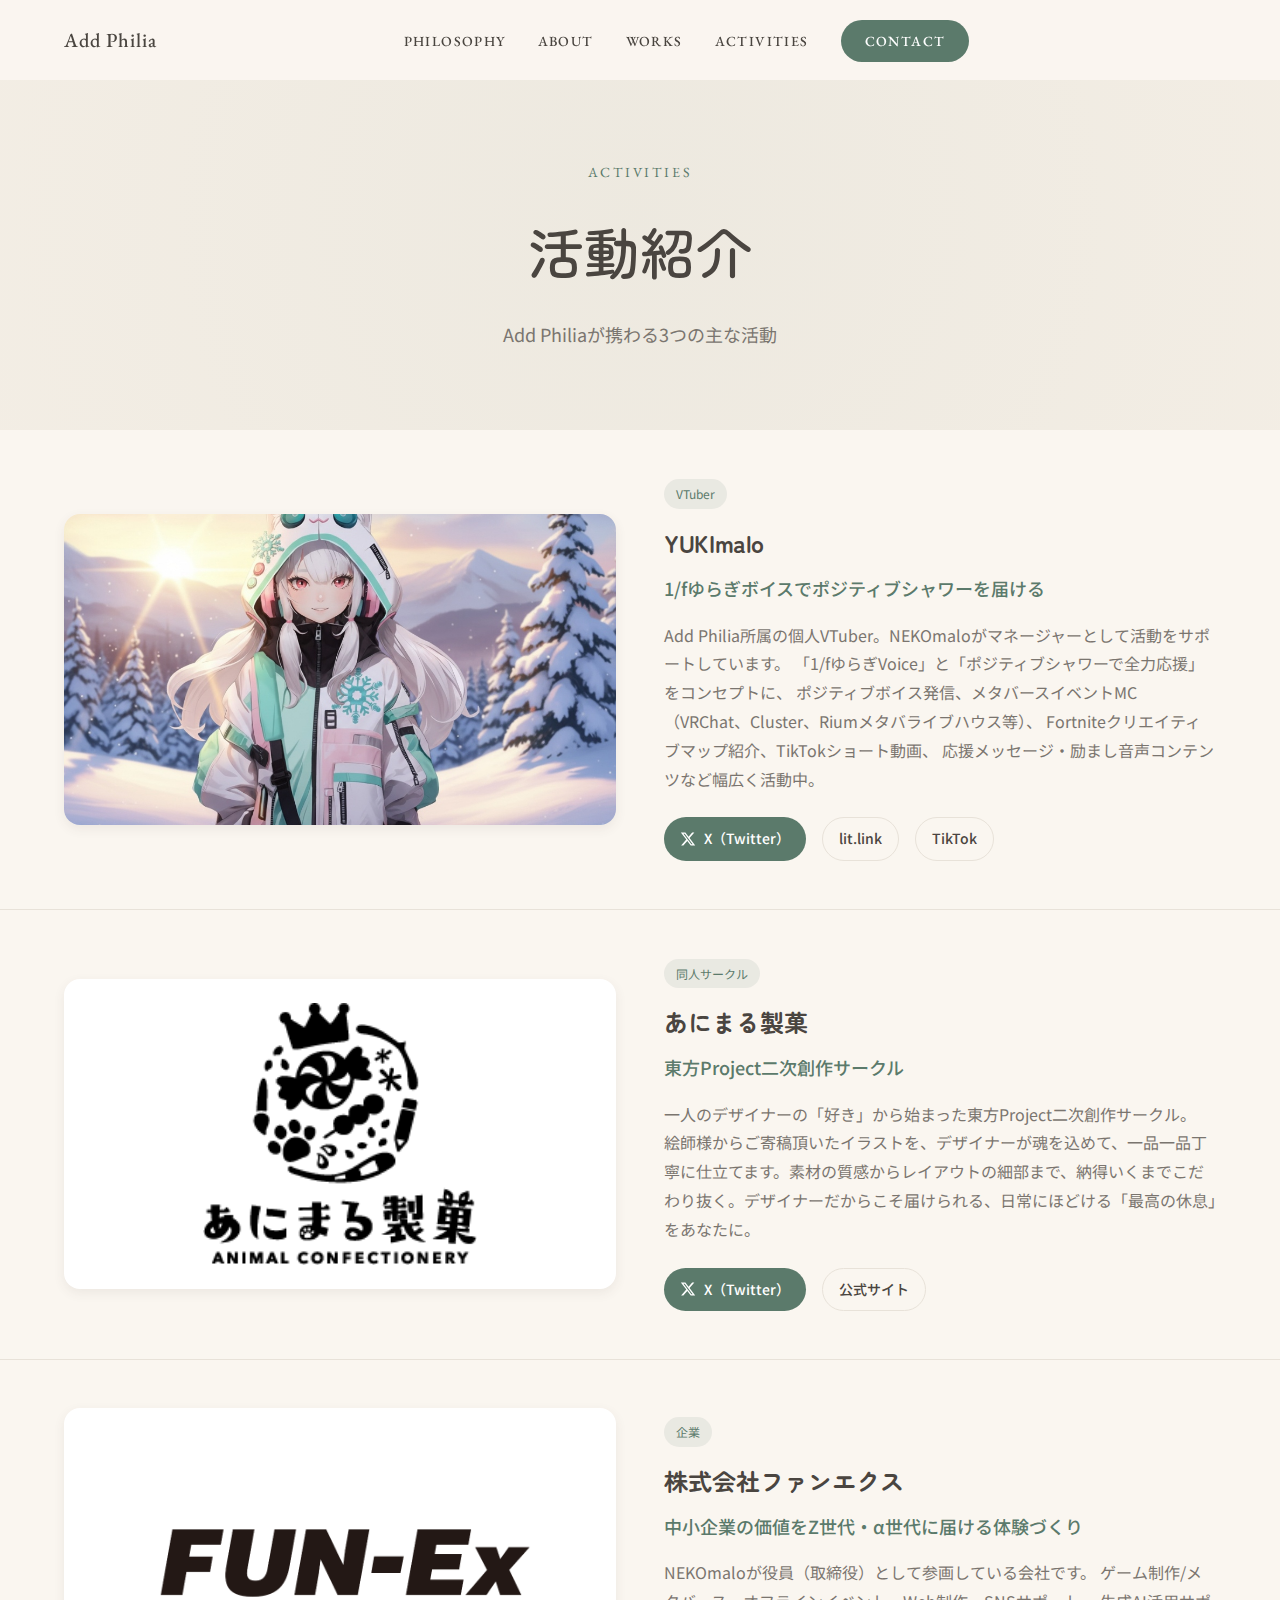
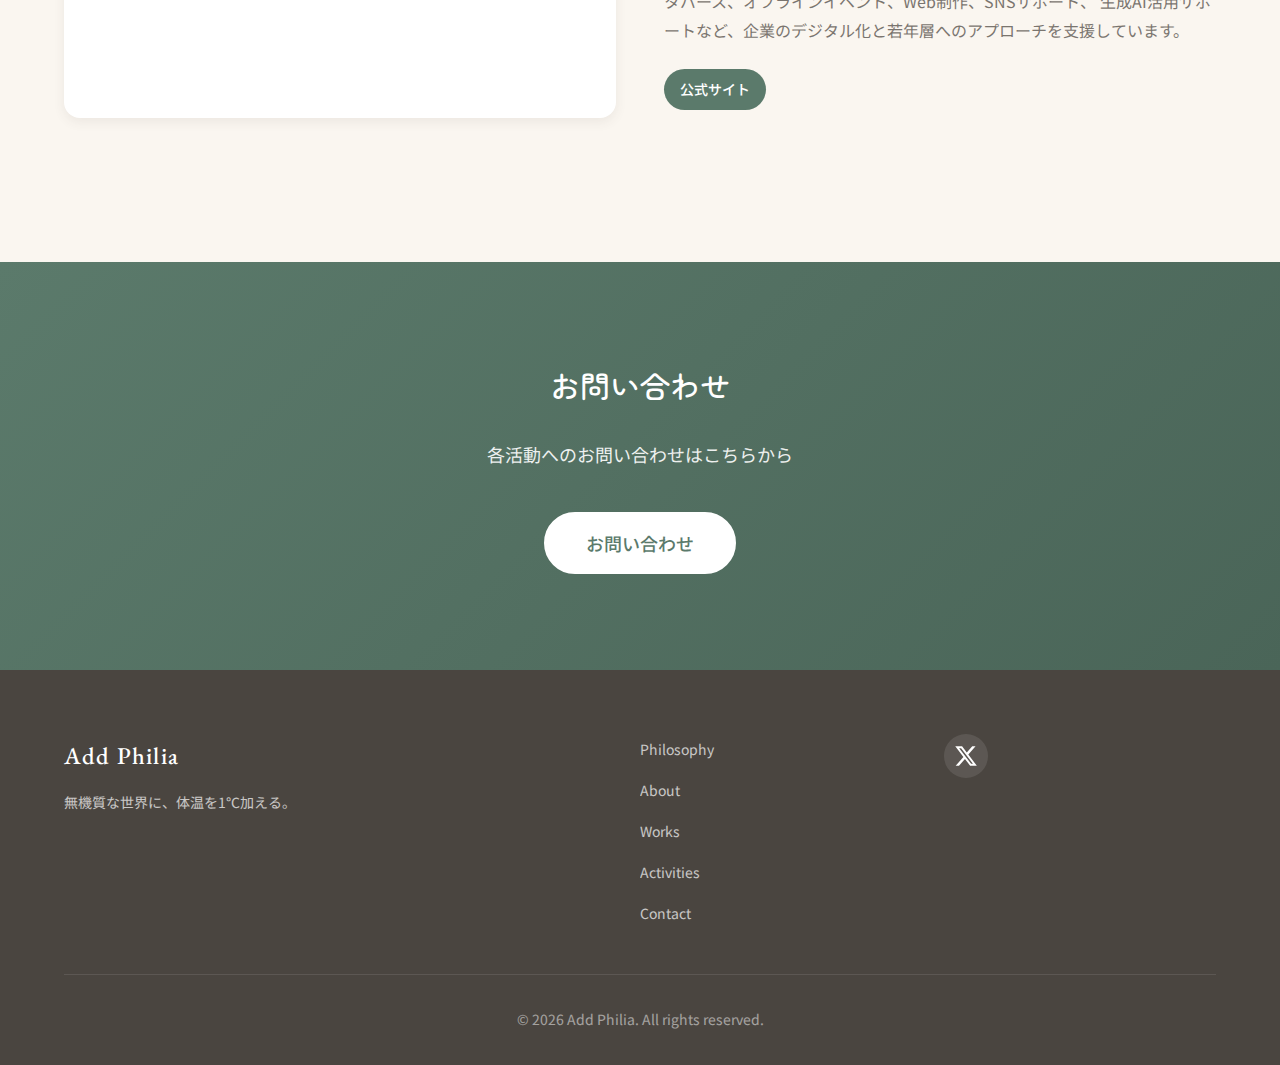
<file: activities.html>
<!DOCTYPE html>
<html lang="ja">

<head>
    <meta charset="UTF-8">
    <meta name="viewport" content="width=device-width, initial-scale=1.0">
    <title>Activities | Add Philia</title>
    <meta name="description" content="Add Philiaの活動一覧。YUKImalo（VTuber）、あにまる製菓（東方Project二次創作）、株式会社ファンエクスについてご紹介します。">

    <link rel="preconnect" href="https://fonts.googleapis.com">
    <link rel="preconnect" href="https://fonts.gstatic.com" crossorigin>
    <link
        href="https://fonts.googleapis.com/css2?family=EB+Garamond:wght@400;500;600&family=Klee+One:wght@400;600&family=Lato:wght@400;700&family=Noto+Sans+JP:wght@400;500;700&family=Zen+Maru+Gothic:wght@400;500;700&display=swap"
        rel="stylesheet">

    <link rel="stylesheet" href="css/style.css">
    <link rel="stylesheet" href="css/pages.css">
</head>

<body>
    <header class="header" id="header">
        <div class="header__container">
            <a href="index.html" class="header__logo">Add Philia</a>
            <nav class="header__nav" id="nav">
                <ul class="header__nav-list">
                    <li><a href="philosophy.html" class="header__nav-link">Philosophy</a></li>
                    <li><a href="about.html" class="header__nav-link">About</a></li>
                    <li><a href="works.html" class="header__nav-link">Works</a></li>
                    <li><a href="activities.html" class="header__nav-link header__nav-link--active">Activities</a></li>
                    <li><a href="contact.html" class="header__nav-link header__nav-link--cta">Contact</a></li>
                </ul>
            </nav>
            <div class="header__actions">
                <button class="header__menu-toggle" id="menu-toggle" aria-label="メニューを開く" aria-expanded="false">
                    <span class="header__menu-bar"></span>
                    <span class="header__menu-bar"></span>
                    <span class="header__menu-bar"></span>
                </button>
            </div>
        </div>
    </header>

    <main>
        <section class="page-hero">
            <div class="container">
                <span class="page-hero__label">Activities</span>
                <h1 class="page-hero__title">活動紹介</h1>
                <p class="page-hero__description">Add Philiaが携わる3つの主な活動</p>
            </div>
        </section>

        <section class="activities-section">
            <!-- YUKImalo -->
            <div class="activity-detail" id="yukimalo">
                <div class="container">
                    <div class="activity-detail__inner">
                        <div class="activity-detail__image">
                            <img src="images/yukimalo.jpg" alt="YUKImalo" loading="lazy">
                        </div>
                        <div class="activity-detail__content">
                            <span class="activity-detail__category">VTuber</span>
                            <h2 class="activity-detail__title">YUKImalo</h2>
                            <p class="activity-detail__subtitle">1/fゆらぎボイスでポジティブシャワーを届ける</p>
                            <p class="activity-detail__description">
                                Add Philia所属の個人VTuber。NEKOmaloがマネージャーとして活動をサポートしています。
                                「1/fゆらぎVoice」と「ポジティブシャワーで全力応援」をコンセプトに、
                                ポジティブボイス発信、メタバースイベントMC（VRChat、Cluster、Riumメタバライブハウス等）、
                                Fortniteクリエイティブマップ紹介、TikTokショート動画、
                                応援メッセージ・励まし音声コンテンツなど幅広く活動中。
                            </p>
                            <div class="activity-detail__links">
                                <a href="https://x.com/yukimaloV" target="_blank" rel="noopener noreferrer"
                                    class="activity-detail__link activity-detail__link--primary">
                                    <svg width="16" height="16" viewBox="0 0 24 24" fill="currentColor">
                                        <path
                                            d="M18.244 2.25h3.308l-7.227 8.26 8.502 11.24H16.17l-5.214-6.817L4.99 21.75H1.68l7.73-8.835L1.254 2.25H8.08l4.713 6.231zm-1.161 17.52h1.833L7.084 4.126H5.117z" />
                                    </svg>
                                    X（Twitter）
                                </a>
                                <a href="https://lit.link/yukimalo" target="_blank" rel="noopener noreferrer"
                                    class="activity-detail__link activity-detail__link--outline">
                                    lit.link
                                </a>
                                <a href="https://www.tiktok.com/@yukimalo_games" target="_blank"
                                    rel="noopener noreferrer"
                                    class="activity-detail__link activity-detail__link--outline">
                                    TikTok
                                </a>
                            </div>
                        </div>
                    </div>
                </div>
            </div>

            <!-- あにまる製菓 -->
            <div class="activity-detail" id="animaru">
                <div class="container">
                    <div class="activity-detail__inner">
                        <div class="activity-detail__image activity-detail__image--logo">
                            <img src="images/animaru-seika.png" alt="あにまる製菓" loading="lazy">
                        </div>
                        <div class="activity-detail__content">
                            <span class="activity-detail__category">同人サークル</span>
                            <h2 class="activity-detail__title">あにまる製菓</h2>
                            <p class="activity-detail__subtitle">東方Project二次創作サークル</p>
                            <p class="activity-detail__description">
                                一人のデザイナーの「好き」から始まった東方Project二次創作サークル。<br>
                                絵師様からご寄稿頂いたイラストを、デザイナーが魂を込めて、一品一品丁寧に仕立てます。素材の質感からレイアウトの細部まで、納得いくまでこだわり抜く。デザイナーだからこそ届けられる、日常にほどける「最高の休息」をあなたに。
                            </p>
                            <div class="activity-detail__links">
                                <a href="https://x.com/animal_seika" target="_blank" rel="noopener noreferrer"
                                    class="activity-detail__link activity-detail__link--primary">
                                    <svg width="16" height="16" viewBox="0 0 24 24" fill="currentColor">
                                        <path
                                            d="M18.244 2.25h3.308l-7.227 8.26 8.502 11.24H16.17l-5.214-6.817L4.99 21.75H1.68l7.73-8.835L1.254 2.25H8.08l4.713 6.231zm-1.161 17.52h1.833L7.084 4.126H5.117z" />
                                    </svg>
                                    X（Twitter）
                                </a>
                                <a href="https://www.animal-seika.jp/" target="_blank" rel="noopener noreferrer"
                                    class="activity-detail__link activity-detail__link--outline">
                                    公式サイト
                                </a>
                            </div>
                        </div>
                    </div>
                </div>
            </div>

            <!-- FunEx -->
            <div class="activity-detail" id="funex">
                <div class="container">
                    <div class="activity-detail__inner">
                        <div class="activity-detail__image activity-detail__image--logo">
                            <img src="images/funex.png" alt="株式会社ファンエクス" loading="lazy">
                        </div>
                        <div class="activity-detail__content">
                            <span class="activity-detail__category">企業</span>
                            <h2 class="activity-detail__title">株式会社ファンエクス</h2>
                            <p class="activity-detail__subtitle">中小企業の価値をZ世代・α世代に届ける体験づくり</p>
                            <p class="activity-detail__description">
                                NEKOmaloが役員（取締役）として参画している会社です。
                                ゲーム制作/メタバース、オフラインイベント、Web制作、SNSサポート、
                                生成AI活用サポートなど、企業のデジタル化と若年層へのアプローチを支援しています。
                            </p>
                            <div class="activity-detail__links">
                                <a href="https://www.funex.co.jp/index.html" target="_blank" rel="noopener noreferrer"
                                    class="activity-detail__link activity-detail__link--primary">
                                    公式サイト
                                </a>
                            </div>
                        </div>
                    </div>
                </div>
            </div>
        </section>

        <section class="cta-section">
            <div class="container">
                <div class="cta-section__inner">
                    <h2 class="cta-section__title">お問い合わせ</h2>
                    <p class="cta-section__description">各活動へのお問い合わせはこちらから</p>
                    <a href="contact.html" class="btn btn--primary btn--large">お問い合わせ</a>
                </div>
            </div>
        </section>
    </main>

    <footer class="footer">
        <div class="container">
            <div class="footer__inner">
                <div class="footer__brand">
                    <a href="index.html" class="footer__logo">Add Philia</a>
                    <p class="footer__tagline">無機質な世界に、体温を1℃加える。</p>
                </div>
                <nav class="footer__nav">
                    <ul class="footer__nav-list">
                        <li><a href="philosophy.html">Philosophy</a></li>
                        <li><a href="about.html">About</a></li>
                        <li><a href="works.html">Works</a></li>
                        <li><a href="activities.html">Activities</a></li>
                        <li><a href="contact.html">Contact</a></li>
                    </ul>
                </nav>
                <div class="footer__social">
                    <a href="https://x.com/nekomalo3" target="_blank" rel="noopener noreferrer"
                        aria-label="X (Twitter)">
                        <svg width="24" height="24" viewBox="0 0 24 24" fill="currentColor">
                            <path
                                d="M18.244 2.25h3.308l-7.227 8.26 8.502 11.24H16.17l-5.214-6.817L4.99 21.75H1.68l7.73-8.835L1.254 2.25H8.08l4.713 6.231zm-1.161 17.52h1.833L7.084 4.126H5.117z" />
                        </svg>
                    </a>
                </div>
            </div>
            <div class="footer__bottom">
                <p class="footer__copyright">&copy; 2026 Add Philia. All rights reserved.</p>
            </div>
        </div>
    </footer>

    <script src="js/main.js"></script>
    <script src="js/petal-effect.js"></script>
</body>

</html>
</file>
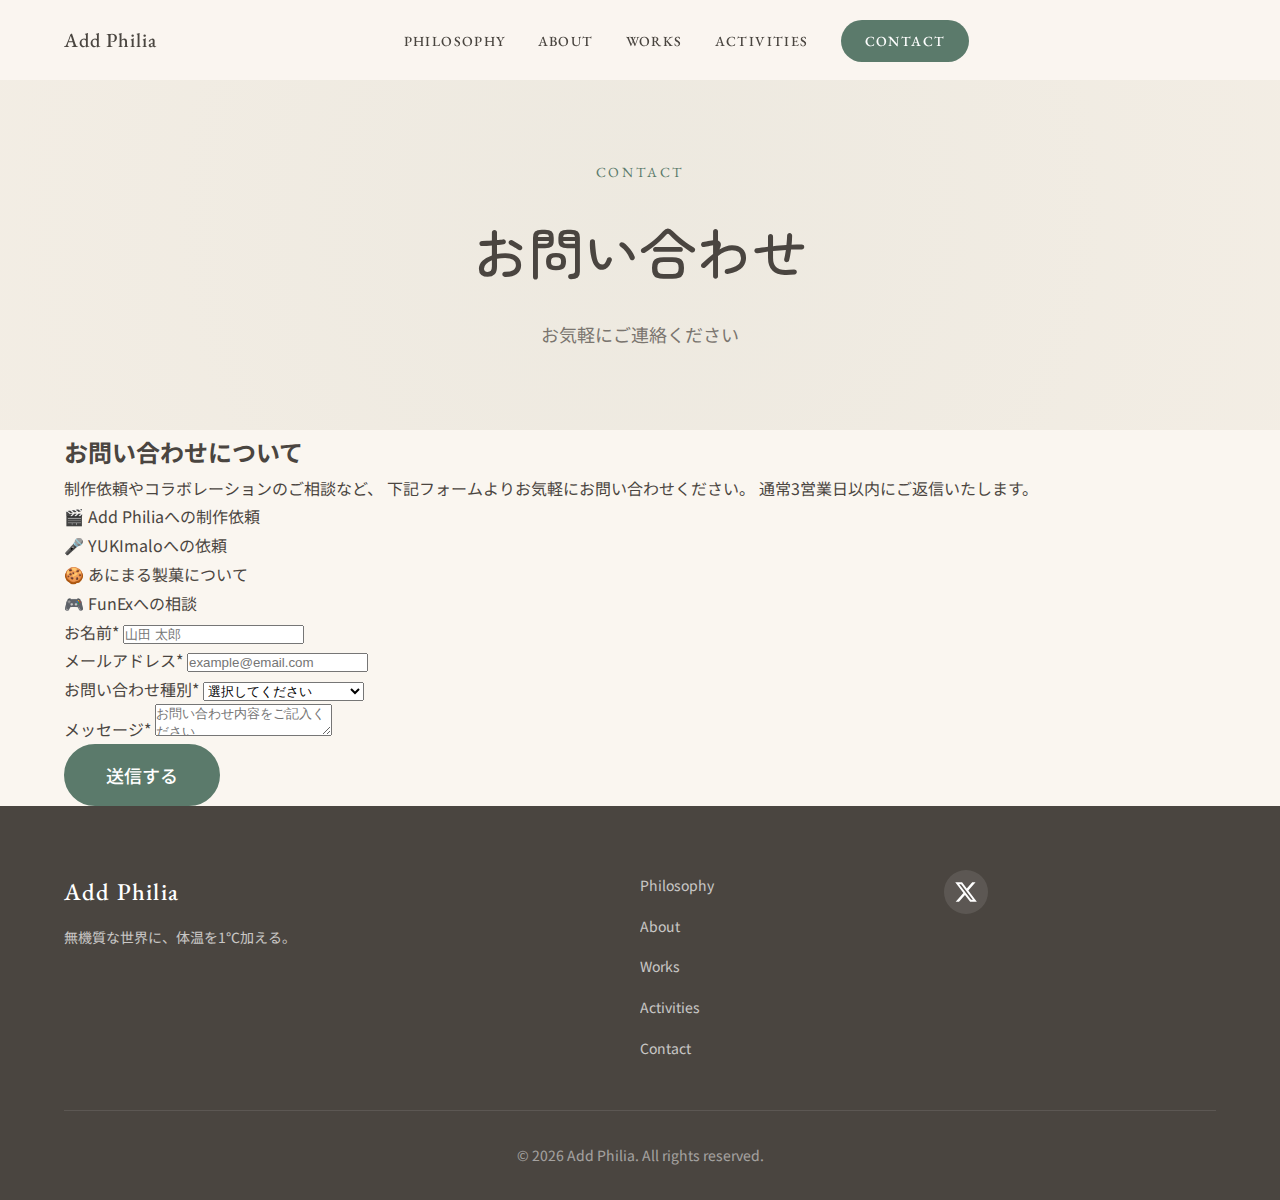
<file: contact.html>
<!DOCTYPE html>
<html lang="ja">

<head>
    <meta charset="UTF-8">
    <meta name="viewport" content="width=device-width, initial-scale=1.0">
    <title>Contact | Add Philia</title>
    <meta name="description" content="Add Philiaへのお問い合わせ。制作依頼やコラボレーションのご相談など、お気軽にご連絡ください。">

    <link rel="preconnect" href="https://fonts.googleapis.com">
    <link rel="preconnect" href="https://fonts.gstatic.com" crossorigin>
    <link
        href="https://fonts.googleapis.com/css2?family=EB+Garamond:wght@400;500;600&family=Klee+One:wght@400;600&family=Lato:wght@400;700&family=Noto+Sans+JP:wght@400;500;700&family=Zen+Maru+Gothic:wght@400;500;700&display=swap"
        rel="stylesheet">

    <link rel="stylesheet" href="css/style.css">
    <link rel="stylesheet" href="css/pages.css">
</head>

<body>
    <header class="header" id="header">
        <div class="header__container">
            <a href="index.html" class="header__logo">Add Philia</a>
            <nav class="header__nav" id="nav">
                <ul class="header__nav-list">
                    <li><a href="philosophy.html" class="header__nav-link">Philosophy</a></li>
                    <li><a href="about.html" class="header__nav-link">About</a></li>
                    <li><a href="works.html" class="header__nav-link">Works</a></li>
                    <li><a href="activities.html" class="header__nav-link">Activities</a></li>
                    <li><a href="contact.html"
                            class="header__nav-link header__nav-link--cta header__nav-link--active">Contact</a></li>
                </ul>
            </nav>
            <div class="header__actions">
                <button class="header__menu-toggle" id="menu-toggle" aria-label="メニューを開く" aria-expanded="false">
                    <span class="header__menu-bar"></span>
                    <span class="header__menu-bar"></span>
                    <span class="header__menu-bar"></span>
                </button>
            </div>
        </div>
    </header>

    <main>
        <section class="page-hero">
            <div class="container">
                <span class="page-hero__label">Contact</span>
                <h1 class="page-hero__title">お問い合わせ</h1>
                <p class="page-hero__description">お気軽にご連絡ください</p>
            </div>
        </section>

        <section class="contact-section">
            <div class="container">
                <div class="contact-content">
                    <div class="contact-info">
                        <h2>お問い合わせについて</h2>
                        <p>
                            制作依頼やコラボレーションのご相談など、
                            下記フォームよりお気軽にお問い合わせください。
                            通常3営業日以内にご返信いたします。
                        </p>

                        <div class="contact-types">
                            <div class="contact-type">
                                <span class="contact-type__icon">🎬</span>
                                <span class="contact-type__text">Add Philiaへの制作依頼</span>
                            </div>
                            <div class="contact-type">
                                <span class="contact-type__icon">🎤</span>
                                <span class="contact-type__text">YUKImaloへの依頼</span>
                            </div>
                            <div class="contact-type">
                                <span class="contact-type__icon">🍪</span>
                                <span class="contact-type__text">あにまる製菓について</span>
                            </div>
                            <div class="contact-type">
                                <span class="contact-type__icon">🎮</span>
                                <span class="contact-type__text">FunExへの相談</span>
                            </div>
                        </div>
                    </div>

                    <form class="contact-form" action="https://formspree.io/nekomalo325@gmail.com" method="POST">
                        <div class="form-group">
                            <label for="name">お名前<span class="required">*</span></label>
                            <input type="text" id="name" name="name" required placeholder="山田 太郎">
                        </div>

                        <div class="form-group">
                            <label for="email">メールアドレス<span class="required">*</span></label>
                            <input type="email" id="email" name="email" required placeholder="example@email.com">
                        </div>

                        <div class="form-group">
                            <label for="category">お問い合わせ種別<span class="required">*</span></label>
                            <select id="category" name="category" required>
                                <option value="">選択してください</option>
                                <option value="add-philia">Add Philiaへの制作依頼</option>
                                <option value="yukimalo">YUKImaloへの依頼</option>
                                <option value="animaru">あにまる製菓について</option>
                                <option value="funex">FunExへの相談</option>
                                <option value="other">その他</option>
                            </select>
                        </div>

                        <div class="form-group">
                            <label for="message">メッセージ<span class="required">*</span></label>
                            <textarea id="message" name="message" required placeholder="お問い合わせ内容をご記入ください"></textarea>
                        </div>

                        <div class="form-submit">
                            <button type="submit" class="btn btn--primary btn--large">送信する</button>
                        </div>
                    </form>
                </div>
            </div>
        </section>
    </main>

    <footer class="footer">
        <div class="container">
            <div class="footer__inner">
                <div class="footer__brand">
                    <a href="index.html" class="footer__logo">Add Philia</a>
                    <p class="footer__tagline">無機質な世界に、体温を1℃加える。</p>
                </div>
                <nav class="footer__nav">
                    <ul class="footer__nav-list">
                        <li><a href="philosophy.html">Philosophy</a></li>
                        <li><a href="about.html">About</a></li>
                        <li><a href="works.html">Works</a></li>
                        <li><a href="activities.html">Activities</a></li>
                        <li><a href="contact.html">Contact</a></li>
                    </ul>
                </nav>
                <div class="footer__social">
                    <a href="https://x.com/nekomalo3" target="_blank" rel="noopener noreferrer"
                        aria-label="X (Twitter)">
                        <svg width="24" height="24" viewBox="0 0 24 24" fill="currentColor">
                            <path
                                d="M18.244 2.25h3.308l-7.227 8.26 8.502 11.24H16.17l-5.214-6.817L4.99 21.75H1.68l7.73-8.835L1.254 2.25H8.08l4.713 6.231zm-1.161 17.52h1.833L7.084 4.126H5.117z" />
                        </svg>
                    </a>
                </div>
            </div>
            <div class="footer__bottom">
                <p class="footer__copyright">&copy; 2026 Add Philia. All rights reserved.</p>
            </div>
        </div>
    </footer>

    <script src="js/main.js"></script>
    <script src="js/petal-effect.js"></script>
</body>

</html>
</file>
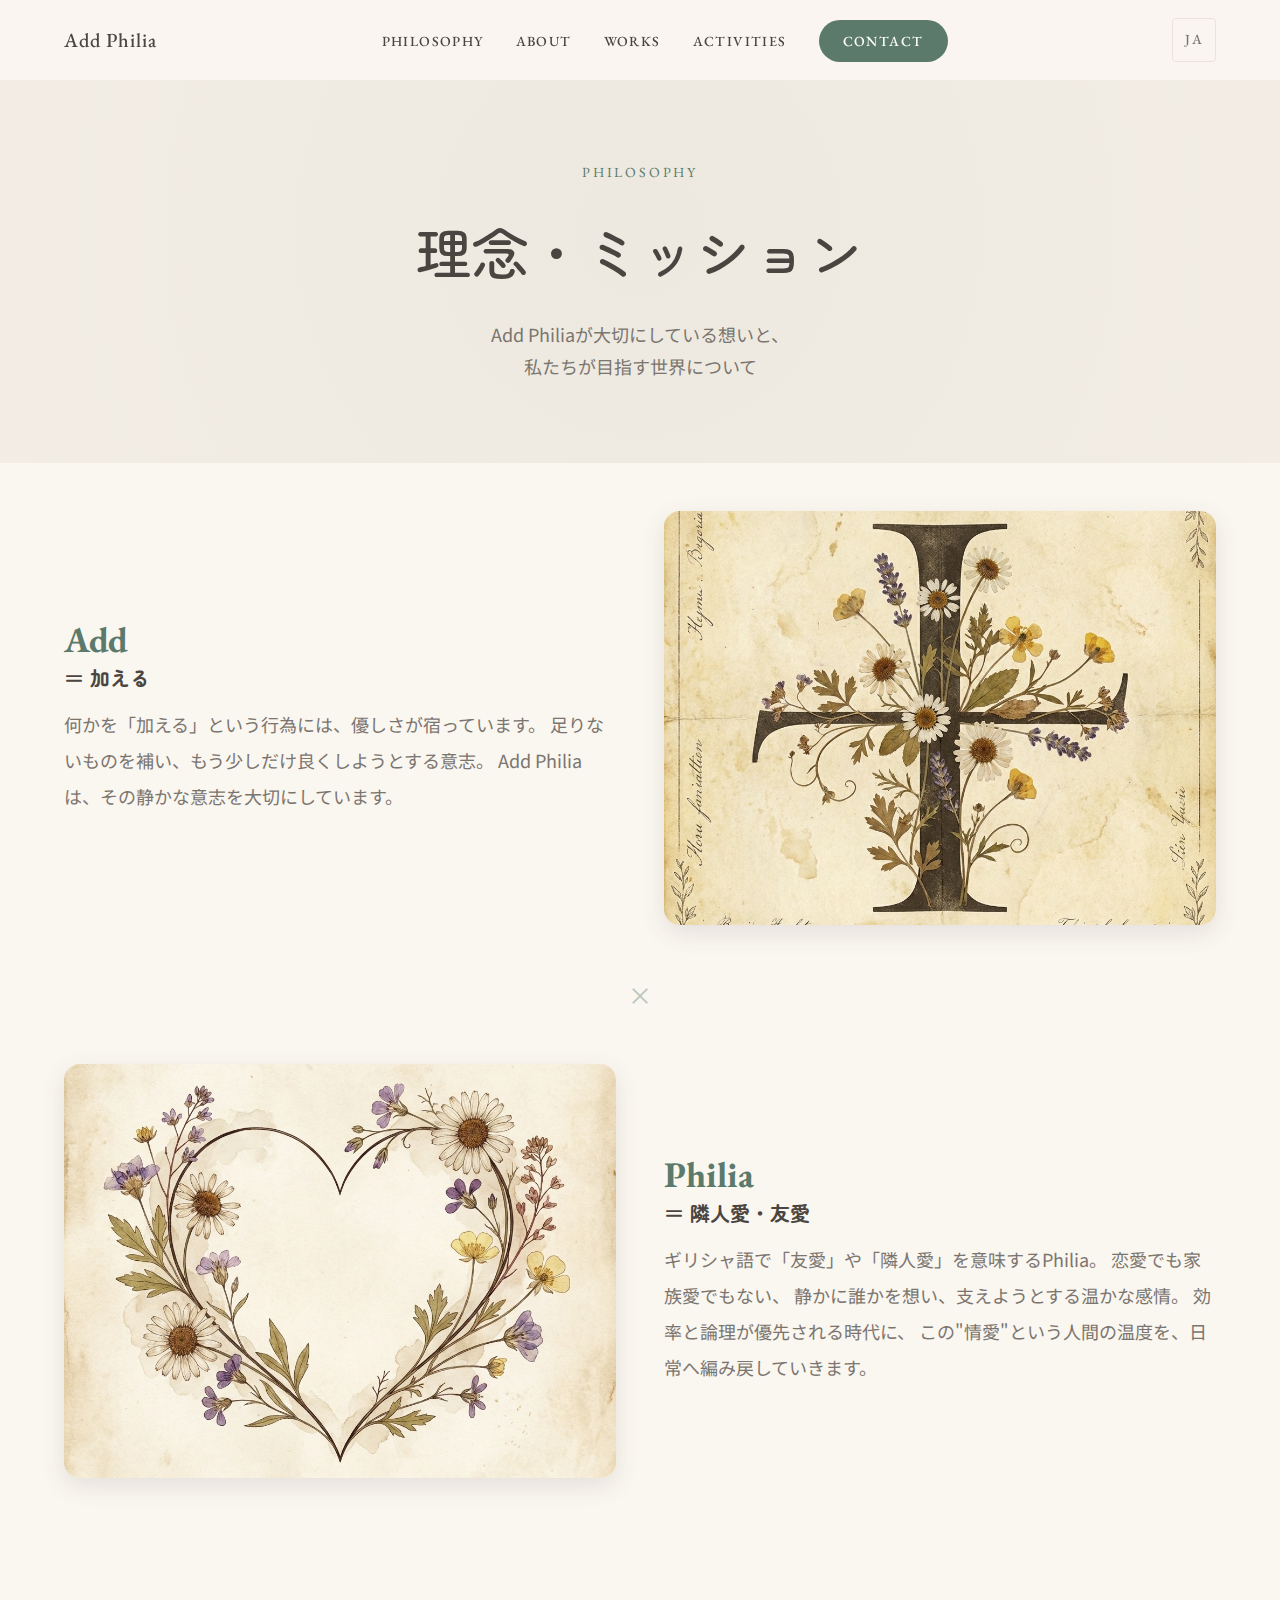
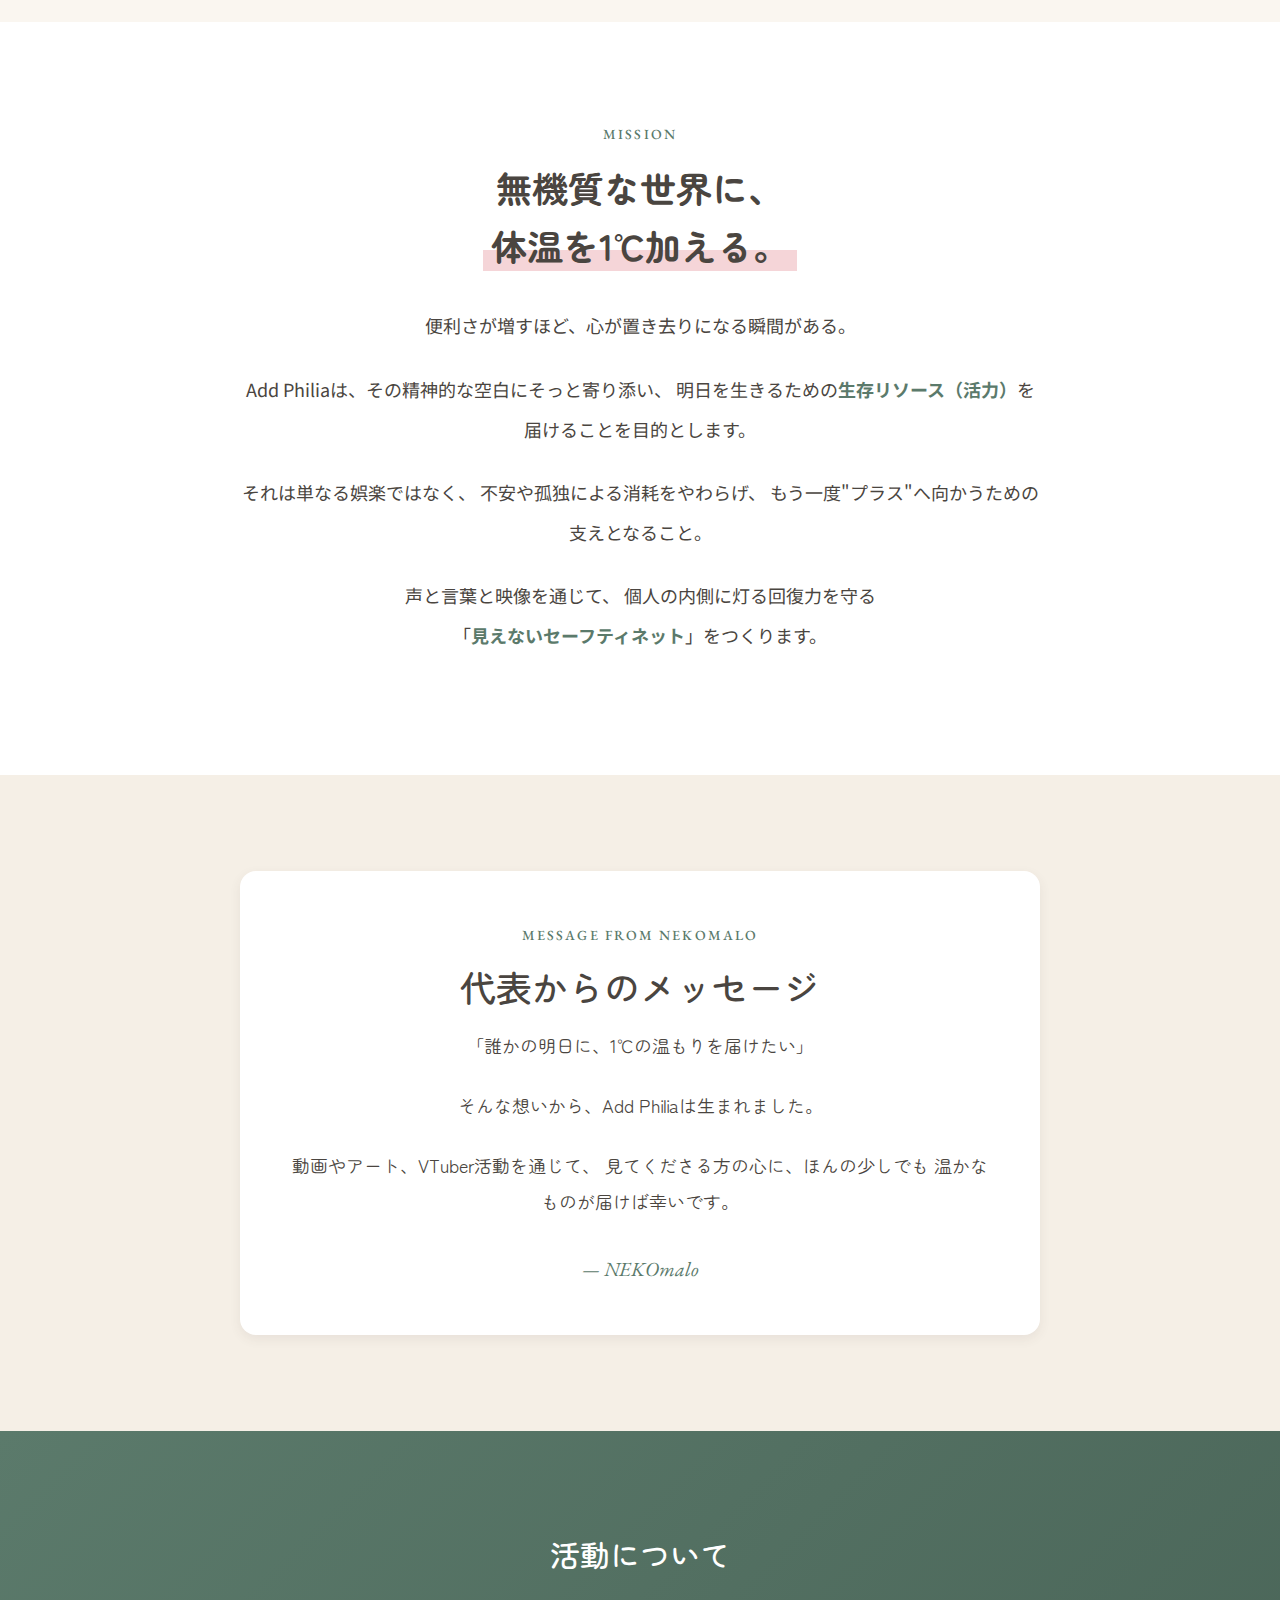
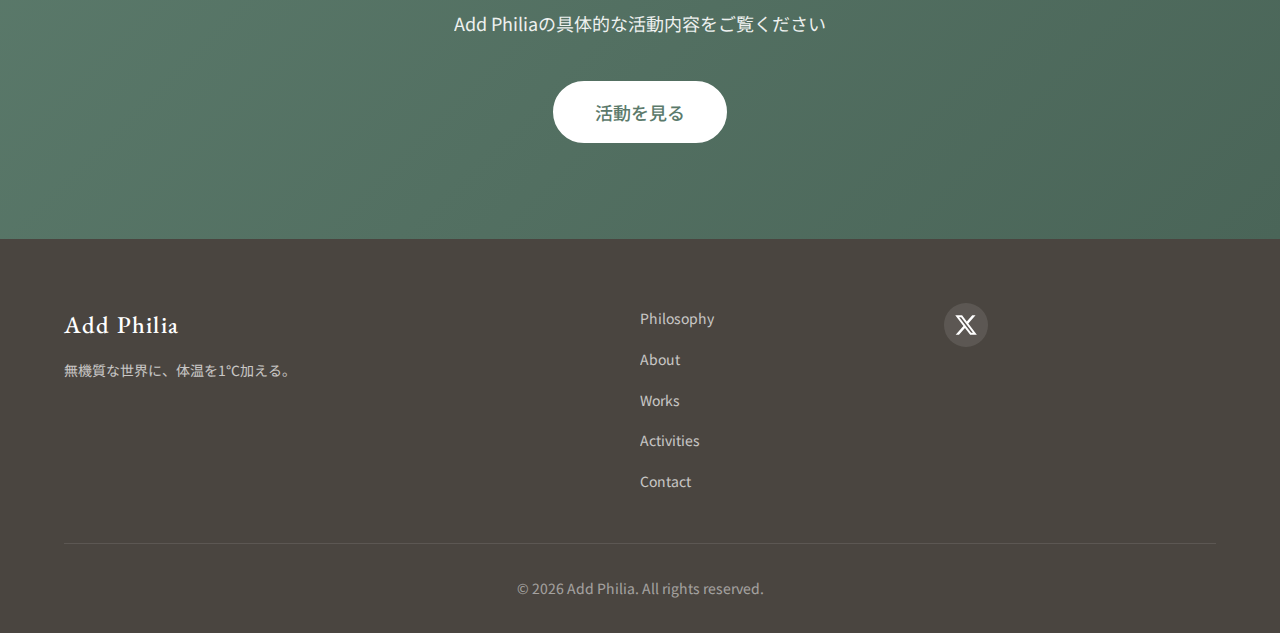
<file: philosophy.html>
<!DOCTYPE html>
<html lang="ja">

<head>
    <meta charset="UTF-8">
    <meta name="viewport" content="width=device-width, initial-scale=1.0">
    <title>Philosophy | Add Philia</title>
    <meta name="description" content="Add Philiaの理念・ミッション。「Add（加える）」と「Philia（隣人愛・友愛）」を核に、無機質な世界に体温を1℃加える活動を行っています。">

    <!-- Fonts -->
    <link rel="preconnect" href="https://fonts.googleapis.com">
    <link rel="preconnect" href="https://fonts.gstatic.com" crossorigin>
    <link
        href="https://fonts.googleapis.com/css2?family=EB+Garamond:wght@400;500;600&family=Klee+One:wght@400;600&family=Lato:wght@400;700&family=Noto+Sans+JP:wght@400;500;700&family=Zen+Maru+Gothic:wght@400;500;700&display=swap"
        rel="stylesheet">

    <link rel="stylesheet" href="css/style.css">
    <link rel="stylesheet" href="css/pages.css">
</head>

<body>
    <!-- ヘッダー -->
    <header class="header" id="header">
        <div class="header__container">
            <a href="index.html" class="header__logo">
                <span class="header__logo-text">Add Philia</span>
            </a>

            <nav class="header__nav" id="nav">
                <ul class="header__nav-list">
                    <li><a href="philosophy.html" class="header__nav-link header__nav-link--active">Philosophy</a></li>
                    <li><a href="about.html" class="header__nav-link">About</a></li>
                    <li><a href="works.html" class="header__nav-link">Works</a></li>
                    <li><a href="activities.html" class="header__nav-link">Activities</a></li>
                    <li><a href="contact.html" class="header__nav-link header__nav-link--cta">Contact</a></li>
                </ul>
            </nav>

            <div class="header__actions">
                <button class="header__lang-toggle" aria-label="言語を切り替え">
                    <span class="header__lang-current">JA</span>
                </button>

                <button class="header__menu-toggle" id="menu-toggle" aria-label="メニューを開く" aria-expanded="false">
                    <span class="header__menu-bar"></span>
                    <span class="header__menu-bar"></span>
                    <span class="header__menu-bar"></span>
                </button>
            </div>
        </div>
    </header>

    <main>
        <!-- ページヒーロー -->
        <section class="page-hero">
            <div class="container">
                <span class="page-hero__label">Philosophy</span>
                <h1 class="page-hero__title">理念・ミッション</h1>
                <p class="page-hero__description">
                    Add Philiaが大切にしている想いと、<br>
                    私たちが目指す世界について
                </p>
            </div>
        </section>

        <!-- 理念セクション -->
        <section class="philosophy-section">
            <div class="container">
                <div class="philosophy-block">
                    <div class="philosophy-block__text">
                        <h2 class="philosophy-block__title">
                            <span class="philosophy-block__title-en">Add</span>
                            <span class="philosophy-block__title-ja">＝ 加える</span>
                        </h2>
                        <p class="philosophy-block__description">
                            何かを「加える」という行為には、優しさが宿っています。
                            足りないものを補い、もう少しだけ良くしようとする意志。
                            Add Philiaは、その静かな意志を大切にしています。
                        </p>
                    </div>
                    <div class="philosophy-block__visual">
                        <div class="philosophy-block__image">
                            <img src="images/add-botanical.jpg" alt="Add - 加える" loading="lazy">
                        </div>
                    </div>
                </div>

                <div class="philosophy-divider">
                    <span class="philosophy-divider__symbol">×</span>
                </div>

                <div class="philosophy-block philosophy-block--reverse">
                    <div class="philosophy-block__text">
                        <h2 class="philosophy-block__title">
                            <span class="philosophy-block__title-en">Philia</span>
                            <span class="philosophy-block__title-ja">＝ 隣人愛・友愛</span>
                        </h2>
                        <p class="philosophy-block__description">
                            ギリシャ語で「友愛」や「隣人愛」を意味するPhilia。
                            恋愛でも家族愛でもない、
                            静かに誰かを想い、支えようとする温かな感情。
                            効率と論理が優先される時代に、
                            この"情愛"という人間の温度を、日常へ編み戻していきます。
                        </p>
                    </div>
                    <div class="philosophy-block__visual">
                        <div class="philosophy-block__image">
                            <img src="images/philia-botanical.jpg" alt="Philia - 隣人愛・友愛" loading="lazy">
                        </div>
                    </div>
                </div>
            </div>
        </section>

        <!-- ミッションセクション -->
        <section class="mission-section">
            <div class="container">
                <div class="mission-content">
                    <span class="section-label">Mission</span>
                    <h2 class="mission-title">
                        無機質な世界に、<br>
                        <span class="mission-title__accent">体温を1℃加える。</span>
                    </h2>
                    <div class="mission-text">
                        <p>
                            便利さが増すほど、心が置き去りになる瞬間がある。
                        </p>
                        <p>
                            Add Philiaは、その精神的な空白にそっと寄り添い、
                            明日を生きるための<strong>生存リソース（活力）</strong>を届けることを目的とします。
                        </p>
                        <p>
                            それは単なる娯楽ではなく、
                            不安や孤独による消耗をやわらげ、
                            もう一度"プラス"へ向かうための支えとなること。
                        </p>
                        <p>
                            声と言葉と映像を通じて、
                            個人の内側に灯る回復力を守る<br>
                            「<strong>見えないセーフティネット</strong>」をつくります。
                        </p>
                    </div>
                </div>
            </div>
        </section>

        <!-- 代表メッセージ -->
        <section class="message-section">
            <div class="container">
                <div class="message-card">
                    <span class="section-label">Message from NEKOmalo</span>
                    <h2 class="section-title">代表からのメッセージ</h2>
                    <div class="message-content">
                        <blockquote class="message-quote">
                            <p>
                                「誰かの明日に、1℃の温もりを届けたい」
                            </p>
                            <p>
                                そんな想いから、Add Philiaは生まれました。
                            </p>
                            <p>
                                動画やアート、VTuber活動を通じて、
                                見てくださる方の心に、ほんの少しでも
                                温かなものが届けば幸いです。
                            </p>
                            <footer class="message-quote__footer">
                                <cite>— NEKOmalo</cite>
                            </footer>
                        </blockquote>
                    </div>
                </div>
            </div>
        </section>

        <!-- CTAセクション -->
        <section class="cta-section">
            <div class="container">
                <div class="cta-section__inner">
                    <h2 class="cta-section__title">活動について</h2>
                    <p class="cta-section__description">
                        Add Philiaの具体的な活動内容をご覧ください
                    </p>
                    <a href="activities.html" class="btn btn--primary btn--large">活動を見る</a>
                </div>
            </div>
        </section>
    </main>

    <!-- フッター -->
    <footer class="footer">
        <div class="container">
            <div class="footer__inner">
                <div class="footer__brand">
                    <a href="index.html" class="footer__logo">Add Philia</a>
                    <p class="footer__tagline">無機質な世界に、体温を1℃加える。</p>
                </div>

                <nav class="footer__nav">
                    <ul class="footer__nav-list">
                        <li><a href="philosophy.html">Philosophy</a></li>
                        <li><a href="about.html">About</a></li>
                        <li><a href="works.html">Works</a></li>
                        <li><a href="activities.html">Activities</a></li>
                        <li><a href="contact.html">Contact</a></li>
                    </ul>
                </nav>

                <div class="footer__social">
                    <a href="https://x.com/nekomalo3" target="_blank" rel="noopener noreferrer"
                        aria-label="X (Twitter)">
                        <svg width="24" height="24" viewBox="0 0 24 24" fill="currentColor">
                            <path
                                d="M18.244 2.25h3.308l-7.227 8.26 8.502 11.24H16.17l-5.214-6.817L4.99 21.75H1.68l7.73-8.835L1.254 2.25H8.08l4.713 6.231zm-1.161 17.52h1.833L7.084 4.126H5.117z" />
                        </svg>
                    </a>
                </div>
            </div>

            <div class="footer__bottom">
                <p class="footer__copyright">&copy; 2026 Add Philia. All rights reserved.</p>
            </div>
        </div>
    </footer>

    <script src="js/main.js"></script>
    <script src="js/petal-effect.js"></script>
</body>

</html>
</file>
<file: css/style.css>
/*
 * Add Philia - ポートフォリオサイト
 * デザインコンセプト: 猫 × ボタニカル × ノスタルジック
 */

/* ============================================
   CSS変数（デザイントークン）
   ============================================ */
:root {
  /* カラーパレット */
  --color-primary: #5B7A6B;
  /* セージグリーン */
  --color-primary-light: #7A9A8B;
  --color-primary-dark: #4A6558;
  --color-secondary: #D4A574;
  /* キャメルベージュ */
  --color-secondary-light: #E5C49D;
  --color-accent: #E8B4B8;
  /* ダスティピンク */
  --color-accent-light: #F5D5D8;
  --color-background: #FAF6F0;
  /* オフホワイト */
  --color-background-alt: #F5EFE6;
  --color-text: #4A4540;
  /* チャコールブラウン */
  --color-text-light: #7A756F;
  --color-text-muted: #9A958F;
  --color-white: #FFFFFF;
  --color-border: #E8E2D9;

  /* フォント */
  --font-heading-ja: 'Zen Maru Gothic', 'Klee One', sans-serif;
  --font-heading-en: 'EB Garamond', 'Cormorant', serif;
  --font-body-ja: 'Noto Sans JP', sans-serif;
  --font-body-en: 'Lato', sans-serif;

  /* フォントサイズ */
  --font-size-xs: 0.75rem;
  /* 12px */
  --font-size-sm: 0.875rem;
  /* 14px */
  --font-size-base: 1rem;
  /* 16px */
  --font-size-lg: 1.125rem;
  /* 18px */
  --font-size-xl: 1.25rem;
  /* 20px */
  --font-size-2xl: 1.5rem;
  /* 24px */
  --font-size-3xl: 1.875rem;
  /* 30px */
  --font-size-4xl: 2.25rem;
  /* 36px */
  --font-size-5xl: 3rem;
  /* 48px */
  --font-size-6xl: 3.75rem;
  /* 60px */

  /* スペーシング */
  --space-1: 0.25rem;
  /* 4px */
  --space-2: 0.5rem;
  /* 8px */
  --space-3: 0.75rem;
  /* 12px */
  --space-4: 1rem;
  /* 16px */
  --space-5: 1.25rem;
  /* 20px */
  --space-6: 1.5rem;
  /* 24px */
  --space-8: 2rem;
  /* 32px */
  --space-10: 2.5rem;
  /* 40px */
  --space-12: 3rem;
  /* 48px */
  --space-16: 4rem;
  /* 64px */
  --space-20: 5rem;
  /* 80px */
  --space-24: 6rem;
  /* 96px */

  /* ボーダー */
  --border-radius-sm: 4px;
  --border-radius-md: 8px;
  --border-radius-lg: 16px;
  --border-radius-xl: 24px;
  --border-radius-full: 9999px;

  /* シャドウ */
  --shadow-sm: 0 1px 2px rgba(74, 69, 64, 0.05);
  --shadow-md: 0 4px 12px rgba(74, 69, 64, 0.08);
  --shadow-lg: 0 8px 24px rgba(74, 69, 64, 0.12);
  --shadow-xl: 0 16px 48px rgba(74, 69, 64, 0.16);

  /* トランジション */
  --transition-fast: 0.15s ease-out;
  --transition-base: 0.3s ease-out;
  --transition-slow: 0.5s ease-out;

  /* レイアウト */
  --container-max: 1200px;
  --header-height: 80px;
}

/* ============================================
   リセット & ベーススタイル
   ============================================ */
*,
*::before,
*::after {
  box-sizing: border-box;
  margin: 0;
  padding: 0;
}

html {
  scroll-behavior: smooth;
}

body {
  font-family: var(--font-body-ja);
  font-size: var(--font-size-base);
  line-height: 1.8;
  color: var(--color-text);
  background-color: var(--color-background);
  -webkit-font-smoothing: antialiased;
  -moz-osx-font-smoothing: grayscale;
}

img {
  max-width: 100%;
  height: auto;
  display: block;
}

a {
  color: inherit;
  text-decoration: none;
  transition: color var(--transition-fast);
}

a:hover {
  color: var(--color-primary);
}

ul,
ol {
  list-style: none;
}

button {
  font: inherit;
  cursor: pointer;
  border: none;
  background: none;
}

/* ============================================
   ユーティリティ
   ============================================ */
.container {
  width: 100%;
  max-width: var(--container-max);
  margin: 0 auto;
  padding: 0 var(--space-6);
}

.visually-hidden {
  position: absolute;
  width: 1px;
  height: 1px;
  padding: 0;
  margin: -1px;
  overflow: hidden;
  clip: rect(0, 0, 0, 0);
  white-space: nowrap;
  border: 0;
}

/* ============================================
   タイポグラフィ
   ============================================ */
.section-label {
  display: inline-block;
  font-family: var(--font-heading-en);
  font-size: var(--font-size-sm);
  font-weight: 500;
  letter-spacing: 0.15em;
  text-transform: uppercase;
  color: var(--color-primary);
  margin-bottom: var(--space-3);
}

.section-title {
  font-family: var(--font-heading-ja);
  font-size: clamp(var(--font-size-2xl), 5vw, var(--font-size-4xl));
  font-weight: 500;
  line-height: 1.4;
  color: var(--color-text);
  margin-bottom: var(--space-4);
}

.section-description {
  font-size: var(--font-size-lg);
  color: var(--color-text-light);
  margin-bottom: var(--space-10);
}

/* ============================================
   ボタン
   ============================================ */
.btn {
  display: inline-flex;
  align-items: center;
  justify-content: center;
  gap: var(--space-2);
  padding: var(--space-4) var(--space-8);
  font-family: var(--font-body-ja);
  font-size: var(--font-size-base);
  font-weight: 500;
  line-height: 1;
  border-radius: var(--border-radius-full);
  transition: all var(--transition-base);
  cursor: pointer;
}

.btn--primary {
  background-color: var(--color-primary);
  color: var(--color-white);
  border: 2px solid var(--color-primary);
}

.btn--primary:hover {
  background-color: var(--color-primary-dark);
  border-color: var(--color-primary-dark);
  color: var(--color-white);
  transform: translateY(-2px);
  box-shadow: var(--shadow-md);
}

.btn--outline {
  background-color: transparent;
  color: var(--color-text);
  border: 2px solid var(--color-border);
}

.btn--outline:hover {
  border-color: var(--color-primary);
  color: var(--color-primary);
  transform: translateY(-2px);
}

.btn--large {
  padding: var(--space-5) var(--space-10);
  font-size: var(--font-size-lg);
}

/* リンク矢印 */
.link-arrow {
  display: inline-flex;
  align-items: center;
  gap: var(--space-2);
  font-size: var(--font-size-base);
  font-weight: 500;
  color: var(--color-primary);
  transition: gap var(--transition-fast);
}

.link-arrow:hover {
  gap: var(--space-3);
  color: var(--color-primary-dark);
}

.link-arrow svg {
  transition: transform var(--transition-fast);
}

.link-arrow:hover svg {
  transform: translateX(4px);
}

/* ============================================
   ヘッダー
   ============================================ */
.header {
  position: fixed;
  top: 0;
  left: 0;
  right: 0;
  z-index: 1000;
  background-color: rgba(250, 246, 240, 0.95);
  backdrop-filter: blur(10px);
  transition: all var(--transition-base);
}

.header.scrolled {
  box-shadow: var(--shadow-sm);
}

.header__container {
  display: flex;
  align-items: center;
  justify-content: space-between;
  height: var(--header-height);
  max-width: var(--container-max);
  margin: 0 auto;
  padding: 0 var(--space-6);
}

.header__logo {
  font-family: var(--font-heading-en);
  font-size: var(--font-size-xl);
  font-weight: 500;
  letter-spacing: 0.05em;
  color: var(--color-text);
}

.header__logo:hover {
  color: var(--color-primary);
}

.header__nav {
  display: none;
}

@media (min-width: 1024px) {
  .header__nav {
    display: block;
  }
}

.header__nav-list {
  display: flex;
  align-items: center;
  gap: var(--space-8);
}

.header__nav-link {
  font-family: var(--font-heading-en);
  font-size: var(--font-size-sm);
  font-weight: 500;
  letter-spacing: 0.1em;
  text-transform: uppercase;
  color: var(--color-text);
  position: relative;
  padding: var(--space-2) 0;
}

.header__nav-link::after {
  content: '';
  position: absolute;
  bottom: 0;
  left: 0;
  width: 0;
  height: 2px;
  background-color: var(--color-primary);
  transition: width var(--transition-fast);
}

.header__nav-link:hover::after {
  width: 100%;
}

.header__nav-link--cta {
  background-color: var(--color-primary);
  color: var(--color-white);
  padding: var(--space-3) var(--space-6);
  border-radius: var(--border-radius-full);
}

.header__nav-link--cta::after {
  display: none;
}

.header__nav-link--cta:hover {
  background-color: var(--color-primary-dark);
  color: var(--color-white);
}

.header__actions {
  display: flex;
  align-items: center;
  gap: var(--space-4);
}

.header__lang-toggle {
  font-family: var(--font-heading-en);
  font-size: var(--font-size-sm);
  font-weight: 500;
  letter-spacing: 0.1em;
  color: var(--color-text-light);
  padding: var(--space-2) var(--space-3);
  border: 1px solid var(--color-border);
  border-radius: var(--border-radius-sm);
  transition: all var(--transition-fast);
}

.header__lang-toggle:hover {
  border-color: var(--color-primary);
  color: var(--color-primary);
}

.header__menu-toggle {
  display: flex;
  flex-direction: column;
  justify-content: center;
  gap: 6px;
  width: 44px;
  height: 44px;
  padding: 10px;
}

@media (min-width: 1024px) {
  .header__menu-toggle {
    display: none;
  }
}

.header__menu-bar {
  display: block;
  width: 24px;
  height: 2px;
  background-color: var(--color-text);
  border-radius: 2px;
  transition: all var(--transition-fast);
}

.header__menu-toggle[aria-expanded="true"] .header__menu-bar:nth-child(1) {
  transform: translateY(8px) rotate(45deg);
}

.header__menu-toggle[aria-expanded="true"] .header__menu-bar:nth-child(2) {
  opacity: 0;
}

.header__menu-toggle[aria-expanded="true"] .header__menu-bar:nth-child(3) {
  transform: translateY(-8px) rotate(-45deg);
}

/* ============================================
   モバイルメニュー（開いた状態）
   ============================================ */
@media (max-width: 1023px) {
  .header__nav {
    display: block;
    position: fixed;
    top: 0;
    right: -100%;
    width: 80%;
    max-width: 320px;
    height: 100vh;
    background-color: var(--color-background);
    box-shadow: var(--shadow-xl);
    padding: calc(var(--header-height) + var(--space-8)) var(--space-8) var(--space-8);
    transition: right var(--transition-base);
    z-index: 999;
    overflow-y: auto;
  }

  .header__nav.is-open {
    right: 0;
  }

  .header__nav-list {
    flex-direction: column;
    align-items: flex-start;
    gap: 0;
  }

  .header__nav-list li {
    width: 100%;
    border-bottom: 1px solid var(--color-border);
  }

  .header__nav-list li:last-child {
    border-bottom: none;
  }

  .header__nav-link {
    display: block;
    padding: var(--space-5) 0;
    font-size: var(--font-size-lg);
  }

  .header__nav-link::after {
    display: none;
  }

  .header__nav-link--cta {
    display: inline-block;
    margin-top: var(--space-4);
    text-align: center;
  }

  /* オーバーレイ */
  .header__nav::before {
    content: '';
    position: fixed;
    top: 0;
    left: 0;
    width: 100vw;
    height: 100vh;
    background-color: rgba(0, 0, 0, 0.5);
    opacity: 0;
    visibility: hidden;
    transition: opacity var(--transition-base), visibility var(--transition-base);
    z-index: -1;
  }

  .header__nav.is-open::before {
    opacity: 1;
    visibility: visible;
  }
}

/* ============================================
   ヒーローセクション
   ============================================ */
.hero {
  position: relative;
  min-height: 100vh;
  display: flex;
  align-items: center;
  justify-content: center;
  padding: var(--header-height) var(--space-6) var(--space-12);
  overflow: hidden;
}

.hero__background {
  position: absolute;
  inset: 0;
  background: linear-gradient(135deg,
      var(--color-background) 0%,
      var(--color-background-alt) 50%,
      rgba(91, 122, 107, 0.1) 100%);
}

.hero__overlay {
  position: absolute;
  inset: 0;
  background-image:
    radial-gradient(circle at 20% 80%, rgba(232, 180, 184, 0.2) 0%, transparent 50%),
    radial-gradient(circle at 80% 20%, rgba(91, 122, 107, 0.15) 0%, transparent 50%);
}

.hero__content {
  position: relative;
  z-index: 1;
  text-align: center;
  max-width: 800px;
}

.hero__tagline {
  font-family: var(--font-heading-en);
  font-size: var(--font-size-lg);
  font-weight: 400;
  letter-spacing: 0.3em;
  color: var(--color-primary);
  margin-bottom: var(--space-6);
  animation: fadeInUp 0.8s ease-out;
}

.hero__title {
  font-family: var(--font-heading-ja);
  font-size: clamp(var(--font-size-3xl), 6vw, var(--font-size-5xl));
  font-weight: 500;
  line-height: 1.5;
  color: var(--color-text);
  margin-bottom: var(--space-8);
  animation: fadeInUp 0.8s ease-out 0.1s backwards;
}

.hero__title-accent {
  display: inline-block;
  color: var(--color-primary);
}

.hero__description {
  font-size: var(--font-size-lg);
  color: var(--color-text-light);
  margin-bottom: var(--space-10);
  animation: fadeInUp 0.8s ease-out 0.2s backwards;
}

.hero__cta {
  display: flex;
  flex-wrap: wrap;
  justify-content: center;
  gap: var(--space-4);
  animation: fadeInUp 0.8s ease-out 0.3s backwards;
}

.hero__scroll {
  position: absolute;
  bottom: var(--space-8);
  left: 50%;
  transform: translateX(-50%);
  display: flex;
  flex-direction: column;
  align-items: center;
  gap: var(--space-2);
  animation: fadeIn 1s ease-out 0.5s backwards;
}

.hero__scroll-text {
  font-family: var(--font-heading-en);
  font-size: var(--font-size-xs);
  letter-spacing: 0.2em;
  text-transform: uppercase;
  color: var(--color-text-muted);
}

.hero__scroll-line {
  width: 1px;
  height: 40px;
  background: linear-gradient(to bottom, var(--color-primary), transparent);
  animation: scrollLine 2s ease-in-out infinite;
}

@keyframes fadeIn {
  from {
    opacity: 0;
  }

  to {
    opacity: 1;
  }
}

@keyframes fadeInUp {
  from {
    opacity: 0;
    transform: translateY(30px);
  }

  to {
    opacity: 1;
    transform: translateY(0);
  }
}

@keyframes scrollLine {

  0%,
  100% {
    opacity: 0.3;
    transform: scaleY(0.5);
  }

  50% {
    opacity: 1;
    transform: scaleY(1);
  }
}

/* ============================================
   コンセプトセクション
   ============================================ */
.concept {
  padding: var(--space-24) 0;
  background-color: var(--color-white);
}

.concept__inner {
  display: grid;
  grid-template-columns: 1fr;
  gap: var(--space-12);
  align-items: center;
}

@media (min-width: 768px) {
  .concept__inner {
    grid-template-columns: 1fr 1fr;
  }
}

.concept__text {
  order: 2;
}

@media (min-width: 768px) {
  .concept__text {
    order: 1;
  }
}

.concept__description {
  font-size: var(--font-size-lg);
  color: var(--color-text-light);
  margin-bottom: var(--space-8);
  line-height: 2;
}

.concept__visual {
  order: 1;
}

@media (min-width: 768px) {
  .concept__visual {
    order: 2;
  }
}

.concept__image-frame {
  position: relative;
  padding: var(--space-6);
}



.concept__image {
  aspect-ratio: 1 / 1;
  width: 85%;
  margin: 0 auto;
  border-radius: var(--border-radius-lg);
  overflow: hidden;
  box-shadow: var(--shadow-lg);
  position: relative;
  z-index: 1;
}

.concept__image img {
  width: 100%;
  height: 100%;
  object-fit: cover;
}

.concept__image-placeholder {
  aspect-ratio: 4 / 5;
  background: linear-gradient(135deg, var(--color-background-alt), var(--color-background));
  border-radius: var(--border-radius-lg);
  display: flex;
  align-items: center;
  justify-content: center;
  font-size: 4rem;
}

/* ============================================
   活動ハイライト
   ============================================ */
.activities-highlight {
  padding: var(--space-24) 0;
  background-color: var(--color-background);
  text-align: center;
}

.activities-grid {
  display: grid;
  grid-template-columns: 1fr;
  gap: var(--space-8);
}

@media (min-width: 768px) {
  .activities-grid {
    grid-template-columns: repeat(3, 1fr);
  }
}

.activity-card {
  background-color: var(--color-white);
  border-radius: var(--border-radius-lg);
  overflow: hidden;
  box-shadow: var(--shadow-sm);
  transition: all var(--transition-base);
  text-align: left;
}

.activity-card:hover {
  transform: translateY(-8px);
  box-shadow: var(--shadow-lg);
}

.activity-card__image {
  aspect-ratio: 16 / 10;
  background: linear-gradient(135deg, var(--color-primary-light), var(--color-primary));
  overflow: hidden;
}

.activity-card__image img {
  width: 100%;
  height: 100%;
  object-fit: cover;
}

.activity-card__image--logo {
  background: var(--color-white);
}

.activity-card__image--logo img {
  object-fit: contain;
  padding: var(--space-4);
}

.activity-card__image-placeholder {
  width: 100%;
  height: 100%;
  display: flex;
  align-items: center;
  justify-content: center;
  font-size: 3rem;
}

.activity-card__content {
  padding: var(--space-6);
}

.activity-card__category {
  display: inline-block;
  font-size: var(--font-size-xs);
  font-weight: 500;
  letter-spacing: 0.1em;
  text-transform: uppercase;
  color: var(--color-primary);
  background-color: rgba(91, 122, 107, 0.1);
  padding: var(--space-1) var(--space-3);
  border-radius: var(--border-radius-full);
  margin-bottom: var(--space-3);
}

.activity-card__title {
  font-family: var(--font-heading-ja);
  font-size: var(--font-size-xl);
  font-weight: 500;
  margin-bottom: var(--space-3);
}

.activity-card__description {
  font-size: var(--font-size-sm);
  color: var(--color-text-light);
  margin-bottom: var(--space-4);
  line-height: 1.7;
}

/* ============================================
   最新WORKS
   ============================================ */
.latest-works {
  padding: var(--space-24) 0;
  background-color: var(--color-white);
  text-align: center;
}

.works-grid {
  display: grid;
  grid-template-columns: repeat(2, 1fr);
  gap: var(--space-6);
}

@media (min-width: 768px) {
  .works-grid {
    grid-template-columns: repeat(4, 1fr);
  }
}

.work-card {
  position: relative;
  border-radius: var(--border-radius-md);
  overflow: hidden;
  cursor: pointer;
  transition: transform var(--transition-base);
}

.work-card:hover {
  transform: scale(1.02);
}

.work-card__image {
  aspect-ratio: 1;
  background: linear-gradient(135deg, var(--color-background-alt), var(--color-secondary-light));
  overflow: hidden;
}

.work-card__image img,
.work-card__image video {
  width: 100%;
  height: 100%;
  object-fit: cover;
  transition: transform var(--transition-base);
}

.work-card:hover .work-card__image img,
.work-card:hover .work-card__image video {
  transform: scale(1.1);
}

.work-card__image-placeholder {
  width: 100%;
  height: 100%;
  display: flex;
  align-items: center;
  justify-content: center;
  font-size: 2rem;
  transition: transform var(--transition-base);
}

.work-card:hover .work-card__image-placeholder {
  transform: scale(1.1);
}

.work-card__content {
  position: absolute;
  bottom: 0;
  left: 0;
  right: 0;
  padding: var(--space-4);
  background: linear-gradient(to top, rgba(74, 69, 64, 0.9), transparent);
  color: var(--color-white);
  text-align: left;
  opacity: 0;
  transform: translateY(10px);
  transition: all var(--transition-base);
}

.work-card:hover .work-card__content {
  opacity: 1;
  transform: translateY(0);
}

.work-card__category {
  font-size: var(--font-size-xs);
  text-transform: uppercase;
  letter-spacing: 0.1em;
  opacity: 0.8;
}

.work-card__title {
  font-family: var(--font-heading-ja);
  font-size: var(--font-size-base);
  font-weight: 500;
  margin: var(--space-1) 0;
}

.work-card__year {
  font-size: var(--font-size-xs);
  opacity: 0.7;
}

.latest-works__cta {
  margin-top: var(--space-12);
}

/* ============================================
   CTAセクション
   ============================================ */
.cta-section {
  padding: var(--space-24) 0;
  background: linear-gradient(135deg, var(--color-primary) 0%, var(--color-primary-dark) 100%);
  color: var(--color-white);
  text-align: center;
}

.cta-section__inner {
  max-width: 600px;
  margin: 0 auto;
}

.cta-section__title {
  font-family: var(--font-heading-ja);
  font-size: var(--font-size-3xl);
  font-weight: 500;
  margin-bottom: var(--space-6);
}

.cta-section__description {
  font-size: var(--font-size-lg);
  opacity: 0.9;
  margin-bottom: var(--space-10);
  line-height: 2;
}

.cta-section .btn--primary {
  background-color: var(--color-white);
  color: var(--color-primary);
  border-color: var(--color-white);
}

.cta-section .btn--primary:hover {
  background-color: rgba(255, 255, 255, 0.9);
  color: var(--color-primary-dark);
}

/* ============================================
   フッター
   ============================================ */
.footer {
  padding: var(--space-16) 0 var(--space-8);
  background-color: var(--color-text);
  color: var(--color-white);
}

.footer__inner {
  display: grid;
  grid-template-columns: 1fr;
  gap: var(--space-8);
  margin-bottom: var(--space-12);
}

@media (min-width: 768px) {
  .footer__inner {
    grid-template-columns: 2fr 1fr 1fr;
    align-items: start;
  }
}

.footer__logo {
  font-family: var(--font-heading-en);
  font-size: var(--font-size-2xl);
  font-weight: 500;
  letter-spacing: 0.05em;
  color: var(--color-white);
}

.footer__logo:hover {
  color: var(--color-accent);
}

.footer__tagline {
  font-size: var(--font-size-sm);
  opacity: 0.7;
  margin-top: var(--space-3);
}

.footer__nav-list {
  display: flex;
  flex-direction: column;
  gap: var(--space-3);
}

.footer__nav-list a {
  font-size: var(--font-size-sm);
  opacity: 0.7;
  transition: opacity var(--transition-fast);
}

.footer__nav-list a:hover {
  opacity: 1;
  color: var(--color-white);
}

.footer__social {
  display: flex;
  gap: var(--space-4);
}

.footer__social a {
  display: flex;
  align-items: center;
  justify-content: center;
  width: 44px;
  height: 44px;
  border-radius: var(--border-radius-full);
  background-color: rgba(255, 255, 255, 0.1);
  color: var(--color-white);
  transition: all var(--transition-fast);
}

.footer__social a:hover {
  background-color: var(--color-primary);
  color: var(--color-white);
}

.footer__bottom {
  padding-top: var(--space-8);
  border-top: 1px solid rgba(255, 255, 255, 0.1);
  text-align: center;
}

.footer__copyright {
  font-size: var(--font-size-sm);
  opacity: 0.5;
}

/* ============================================
   ボタニカルホバーエフェクト（ツル科植物風・ノスタルジック）
   ============================================ */
.botanical-effect {
  position: fixed;
  pointer-events: none;
  z-index: 9999;
  opacity: 0;
  animation: botanicalFloat 3s ease-in-out forwards;
  transform-origin: center center;
  filter: sepia(20%) brightness(0.95);
  text-shadow: 0 1px 2px rgba(74, 69, 64, 0.2);
}

@keyframes botanicalFloat {
  0% {
    opacity: 0.9;
    transform:
      translate(0, 0) rotate(var(--initial-rotation, 0deg)) scale(1);
  }

  25% {
    opacity: 0.8;
    transform:
      translate(calc(var(--sway-x, 20px) * 0.5), calc(var(--fall-y, 60px) * 0.25)) rotate(calc(var(--initial-rotation, 0deg) + 45deg)) scale(0.95);
  }

  50% {
    opacity: 0.6;
    transform:
      translate(var(--sway-x, 20px), calc(var(--fall-y, 60px) * 0.5)) rotate(calc(var(--initial-rotation, 0deg) + 90deg)) scale(0.85);
  }

  75% {
    opacity: 0.35;
    transform:
      translate(calc(var(--sway-x, 20px) * 0.5), calc(var(--fall-y, 60px) * 0.75)) rotate(calc(var(--initial-rotation, 0deg) + 135deg)) scale(0.6);
  }

  100% {
    opacity: 0;
    transform:
      translate(0px, var(--fall-y, 60px)) rotate(calc(var(--initial-rotation, 0deg) + 180deg)) scale(0.3);
  }
}

/* 旧エフェクト（互換性のため残す） */
.petal-effect {
  position: fixed;
  pointer-events: none;
  z-index: 9999;
  opacity: 0;
  animation: petalFloat 2s ease-out forwards;
  transform-origin: center center;
}

@keyframes petalFloat {
  0% {
    opacity: 1;
    transform: translate(0, 0) rotate(0deg) scale(1);
  }

  50% {
    opacity: 0.8;
  }

  100% {
    opacity: 0;
    transform:
      translate(var(--x-offset, 30px), var(--y-offset, 80px)) rotate(calc(var(--rotation, 180deg) + 360deg)) scale(0.3);
  }
}

/* ============================================
   アニメーション効果削減（アクセシビリティ）
   ============================================ */
@media (prefers-reduced-motion: reduce) {

  *,
  *::before,
  *::after {
    animation-duration: 0.01ms !important;
    animation-iteration-count: 1 !important;
    transition-duration: 0.01ms !important;
    scroll-behavior: auto !important;
  }
}
</file>
<file: css/pages.css>
/* ============================================
   ページ共通 (Works, About, Philosophy, etc)
   ============================================ */
.page-hero {
    position: relative;
    padding: 160px 0 80px;
    background-color: var(--color-background-alt);
    text-align: center;
    overflow: hidden;
}

.page-hero::before {
    content: '';
    position: absolute;
    top: -50%;
    left: -50%;
    width: 200%;
    height: 200%;
    background: radial-gradient(circle at center, rgba(91, 122, 107, 0.05) 0%, transparent 70%);
    z-index: 0;
    pointer-events: none;
}

.page-hero__label {
    display: block;
    font-family: var(--font-heading-en);
    font-size: var(--font-size-sm);
    letter-spacing: 0.2em;
    text-transform: uppercase;
    color: var(--color-primary);
    margin-bottom: var(--space-4);
    position: relative;
    z-index: 1;
}

.page-hero__title {
    font-family: var(--font-heading-ja);
    font-size: clamp(2rem, 5vw, 3.5rem);
    font-weight: 500;
    color: var(--color-text);
    margin-bottom: var(--space-4);
    position: relative;
    z-index: 1;
}

.page-hero__description {
    font-size: var(--font-size-lg);
    color: var(--color-text-light);
    max-width: 600px;
    margin: 0 auto;
    position: relative;
    z-index: 1;
}

/* ============================================
   Philosophy ページ
   ============================================ */
.philosophy-section {
    padding: var(--space-12) 0 var(--space-24);
    background-color: var(--color-background);
}

.philosophy-block {
    display: flex;
    flex-direction: column;
    gap: var(--space-8);
    align-items: center;
    margin-bottom: var(--space-12);
}

@media (min-width: 768px) {
    .philosophy-block {
        flex-direction: row;
        gap: var(--space-12);
    }

    .philosophy-block--reverse {
        flex-direction: row-reverse;
    }
}

.philosophy-block__text {
    flex: 1;
}

.philosophy-block__visual {
    flex: 1;
    width: 100%;
}

.philosophy-block__title {
    margin-bottom: var(--space-4);
    line-height: 1.2;
}

.philosophy-block__title-en {
    display: block;
    font-family: var(--font-heading-en);
    font-size: var(--font-size-4xl);
    color: var(--color-primary);
    line-height: 1;
}

.philosophy-block__title-ja {
    display: block;
    font-family: var(--font-heading-ja);
    font-size: var(--font-size-xl);
    margin-top: var(--space-2);
}

.philosophy-block__description {
    font-size: var(--font-size-lg);
    color: var(--color-text-light);
    line-height: 2;
}

.philosophy-block__image {
    border-radius: var(--border-radius-lg);
    overflow: hidden;
    box-shadow: var(--shadow-lg);
    aspect-ratio: 4 / 3;
}

.philosophy-block__image img {
    width: 100%;
    height: 100%;
    object-fit: cover;
}

.philosophy-divider {
    text-align: center;
    margin: var(--space-12) 0;
    color: var(--color-primary-light);
    font-size: var(--font-size-2xl);
    opacity: 0.5;
}

/* Mission Section */
.mission-section {
    padding: var(--space-24) 0;
    background-color: var(--color-white);
    text-align: center;
}

.mission-content {
    max-width: 800px;
    margin: 0 auto;
}

.mission-title {
    font-family: var(--font-heading-ja);
    font-size: clamp(var(--font-size-2xl), 4vw, var(--font-size-4xl));
    margin-bottom: var(--space-8);
    line-height: 1.6;
}

.mission-title__accent {
    background: linear-gradient(transparent 60%, var(--color-accent-light) 60%);
    padding: 0 var(--space-2);
}

.mission-text p {
    font-size: var(--font-size-lg);
    line-height: 2.2;
    margin-bottom: var(--space-6);
    color: var(--color-text);
}

.mission-text strong {
    color: var(--color-primary);
    font-weight: 700;
}

/* Message Section */
.message-section {
    padding: var(--space-24) 0;
    background-color: var(--color-background-alt);
}

.message-card {
    max-width: 800px;
    margin: 0 auto;
    background-color: var(--color-white);
    padding: var(--space-8) var(--space-6);
    border-radius: var(--border-radius-lg);
    box-shadow: var(--shadow-md);
    text-align: center;
}

@media (min-width: 768px) {
    .message-card {
        padding: var(--space-12);
    }
}

.message-quote p {
    font-size: var(--font-size-lg);
    line-height: 2;
    margin-bottom: var(--space-6);
    font-family: var(--font-heading-ja);
}

.message-quote__footer {
    margin-top: var(--space-8);
    font-family: var(--font-heading-en);
    font-size: var(--font-size-xl);
    color: var(--color-primary);
}

/* ============================================
   Works ページ
   ============================================ */
.works-section {
    padding: var(--space-12) 0 var(--space-24);
    background-color: var(--color-background);
}

/* フィルター */
.works-filter {
    display: flex;
    flex-wrap: wrap;
    justify-content: center;
    gap: var(--space-4);
    margin-bottom: var(--space-12);
}

.works-filter__btn {
    font-family: var(--font-body-ja);
    font-size: var(--font-size-sm);
    font-weight: 500;
    padding: var(--space-2) var(--space-6);
    border-radius: var(--border-radius-full);
    border: 1px solid var(--color-border);
    color: var(--color-text-light);
    background-color: transparent;
    transition: all var(--transition-fast);
}

.works-filter__btn:hover,
.works-filter__btn.active {
    background-color: var(--color-primary);
    color: var(--color-white);
    border-color: var(--color-primary);
}

/* ギャラリー */
.works-gallery {
    display: grid;
    grid-template-columns: 1fr;
    gap: var(--space-8);
}

@media (min-width: 768px) {
    .works-gallery {
        grid-template-columns: repeat(2, 1fr);
    }
}

@media (min-width: 1024px) {
    .works-gallery {
        grid-template-columns: repeat(3, 1fr);
    }
}

/* 作品アイテム */
.work-item {
    position: relative;
    background-color: var(--color-white);
    border-radius: var(--border-radius-md);
    overflow: hidden;
    box-shadow: var(--shadow-sm);
    transition: transform var(--transition-base), box-shadow var(--transition-base);
}

.work-item:hover {
    transform: translateY(-5px);
    box-shadow: var(--shadow-lg);
}

.work-item__image {
    position: relative;
    width: 100%;
    aspect-ratio: 16 / 9;
    background-color: var(--color-background-alt);
    display: flex;
    align-items: center;
    justify-content: center;
    font-size: 3rem;
    color: var(--color-text-muted);
    overflow: hidden;
}

.work-item__image img {
    width: 100%;
    height: 100%;
    object-fit: cover;
    transition: object-fit 0.3s;
}



.work-item__overlay {
    position: absolute;
    top: 0;
    left: 0;
    right: 0;
    bottom: 0;
    background: rgba(0, 0, 0, 0.1);
    opacity: 0;
    transition: opacity var(--transition-fast);
    pointer-events: none;
}

.work-item:hover .work-item__overlay {
    opacity: 1;
}

.work-item__info {
    padding: var(--space-5);
}

.work-item__category {
    display: inline-block;
    font-size: var(--font-size-xs);
    color: var(--color-primary);
    letter-spacing: 0.1em;
    margin-bottom: var(--space-2);
}

.work-item__title {
    font-family: var(--font-heading-ja);
    font-size: var(--font-size-lg);
    font-weight: 500;
    color: var(--color-text);
    margin-bottom: var(--space-2);
    line-height: 1.4;
}

.work-item__year {
    font-size: var(--font-size-xs);
    color: var(--color-text-light);
    text-align: right;
}

/* ============================================
   About ページ
   ============================================ */
.about-section {
    padding: var(--space-12) 0 var(--space-24);
}

.about-content {
    display: grid;
    grid-template-columns: 1fr;
    gap: var(--space-12);
    align-items: flex-start;
}

@media (min-width: 768px) {
    .about-content {
        grid-template-columns: 2fr 3fr;
    }
}

.about-profile-image {
    position: relative;
    border-radius: var(--border-radius-lg);
    overflow: hidden;
    box-shadow: var(--shadow-lg);
    aspect-ratio: 3 / 4;
}

.about-profile-image img {
    width: 100%;
    height: 100%;
    object-fit: cover;
}

.about-info h2 {
    font-family: var(--font-heading-ja);
    font-size: var(--font-size-3xl);
    margin-bottom: var(--space-4);
    color: var(--color-text);
}

.about-titles {
    display: flex;

    flex-wrap: wrap;
    gap: var(--space-3);
    margin-bottom: var(--space-6);
}

.about-title-tag {
    font-size: var(--font-size-xs);
    background-color: var(--color-background-alt);
    color: var(--color-primary-dark);
    padding: var(--space-1) var(--space-3);
    border-radius: var(--border-radius-full);
}

.about-description {
    line-height: 2;
    margin-bottom: var(--space-6);
    color: var(--color-text-light);
}

.about-links {
    margin-top: var(--space-6);
}

.about-link {
    display: inline-flex;
    align-items: center;
    gap: var(--space-2);
    color: var(--color-text);
    font-weight: 500;
    transition: color var(--transition-fast);
}

.about-link:hover {
    color: var(--color-primary);
}

/* Skills Section */
.skills-section {
    padding: var(--space-24) 0;
    background-color: var(--color-background-alt);
}

.skills-grid {
    display: grid;
    grid-template-columns: 1fr;
    gap: var(--space-6);
    margin-top: var(--space-12);
}

@media (min-width: 640px) {
    .skills-grid {
        grid-template-columns: repeat(2, 1fr);
    }
}

@media (min-width: 1024px) {
    .skills-grid {
        grid-template-columns: repeat(4, 1fr);
    }
}

.skill-card {
    background-color: var(--color-white);
    padding: var(--space-6);
    border-radius: var(--border-radius-md);
    box-shadow: var(--shadow-sm);
    text-align: center;
    transition: transform var(--transition-base);
}

.skill-card:hover {
    transform: translateY(-5px);
}

.skill-card__icon {
    font-size: 2.5rem;
    margin-bottom: var(--space-4);
}

.skill-card__title {
    font-weight: 700;
    margin-bottom: var(--space-3);
    color: var(--color-text);
}

.skill-card__description {
    font-size: var(--font-size-sm);
    color: var(--color-text-light);
    line-height: 1.6;
}

/* ============================================
   Activities ページ
   ============================================ */
.activities-section {
    padding-bottom: var(--space-24);
}

.activity-detail {
    padding: var(--space-12) 0;
    border-bottom: 1px solid var(--color-border);
}

.activity-detail:last-child {
    border-bottom: none;
}

.activity-detail__inner {
    display: grid;
    grid-template-columns: 1fr;
    gap: var(--space-8);
    align-items: center;
}

@media (min-width: 768px) {
    .activity-detail__inner {
        grid-template-columns: 1fr 1fr;
        gap: var(--space-12);
    }
}

.activity-detail__image {
    border-radius: var(--border-radius-lg);
    overflow: hidden;
    box-shadow: var(--shadow-md);
    aspect-ratio: 16 / 9;
}

.activity-detail__image--logo {
    background-color: var(--color-white);
    padding: var(--space-6);
    display: flex;
    align-items: center;
    justify-content: center;
}

.activity-detail__image img {
    width: 100%;
    height: 100%;
    object-fit: cover;
}

.activity-detail__image--logo img {
    object-fit: contain;
}

.activity-detail__category {
    display: inline-block;
    font-size: var(--font-size-xs);
    color: var(--color-primary);
    background-color: rgba(91, 122, 107, 0.1);
    padding: var(--space-1) var(--space-3);
    border-radius: var(--border-radius-full);
    margin-bottom: var(--space-3);
}

.activity-detail__title {
    font-family: var(--font-heading-ja);
    font-size: var(--font-size-2xl);
    margin-bottom: var(--space-2);
    color: var(--color-text);
}

.activity-detail__subtitle {
    font-size: var(--font-size-lg);
    color: var(--color-primary);
    margin-bottom: var(--space-4);
    font-weight: 500;
}

.activity-detail__description {
    color: var(--color-text-light);
    line-height: 1.8;
    margin-bottom: var(--space-6);
}

.activity-detail__links {
    display: flex;
    flex-wrap: wrap;
    gap: var(--space-4);
}

.activity-detail__link {
    display: inline-flex;
    align-items: center;
    gap: var(--space-2);
    padding: var(--space-2) var(--space-4);
    border-radius: var(--border-radius-full);
    font-size: var(--font-size-sm);
    font-weight: 500;
    transition: all var(--transition-base);
}

.activity-detail__link--primary {
    background-color: var(--color-primary);
    color: var(--color-white);
}

.activity-detail__link--primary:hover {
    background-color: var(--color-primary-dark);
}

.activity-detail__link--outline {
    border: 1px solid var(--color-border);
    color: var(--color-text);
}

.activity-detail__link--outline:hover {
    border-color: var(--color-primary);
    color: var(--color-primary);
}

/* ============================================
   動画埋め込み用スタイル
   ============================================ */
.work-item__video {
    position: relative;
    width: 100%;
    aspect-ratio: 16 / 9;
    background-color: #000;
    overflow: hidden;
}

.work-item__video iframe,
.work-item__video video {
    width: 100%;
    height: 100%;
    border: none;
    display: block;
    object-fit: cover;
}

/* ホバー時および特定クラス付与時に全体を表示（見切れ防止） */
.work-item__image:hover img,
.work-item__video:hover video,
.work-item--contain .work-item__image img,
.work-item--contain .work-item__video video {
    object-fit: contain;
    background-color: #000;
}
</file>
